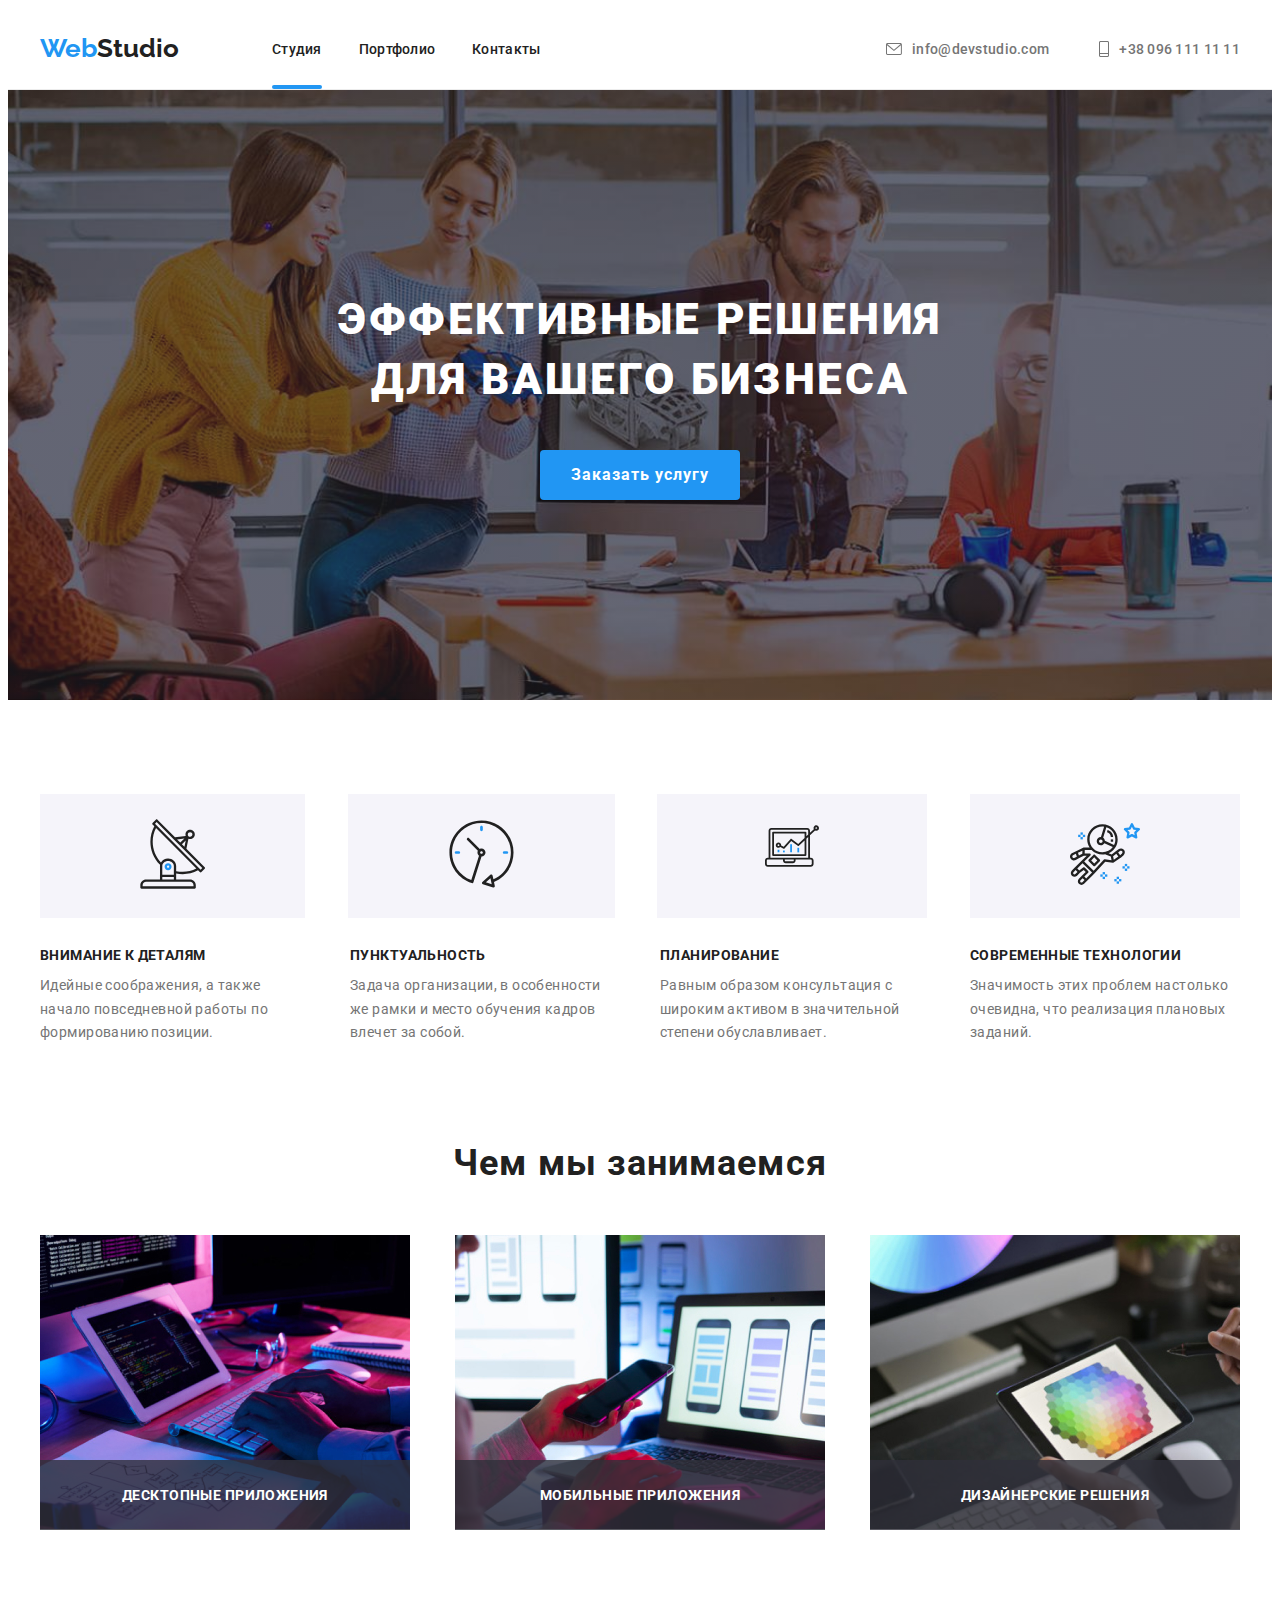
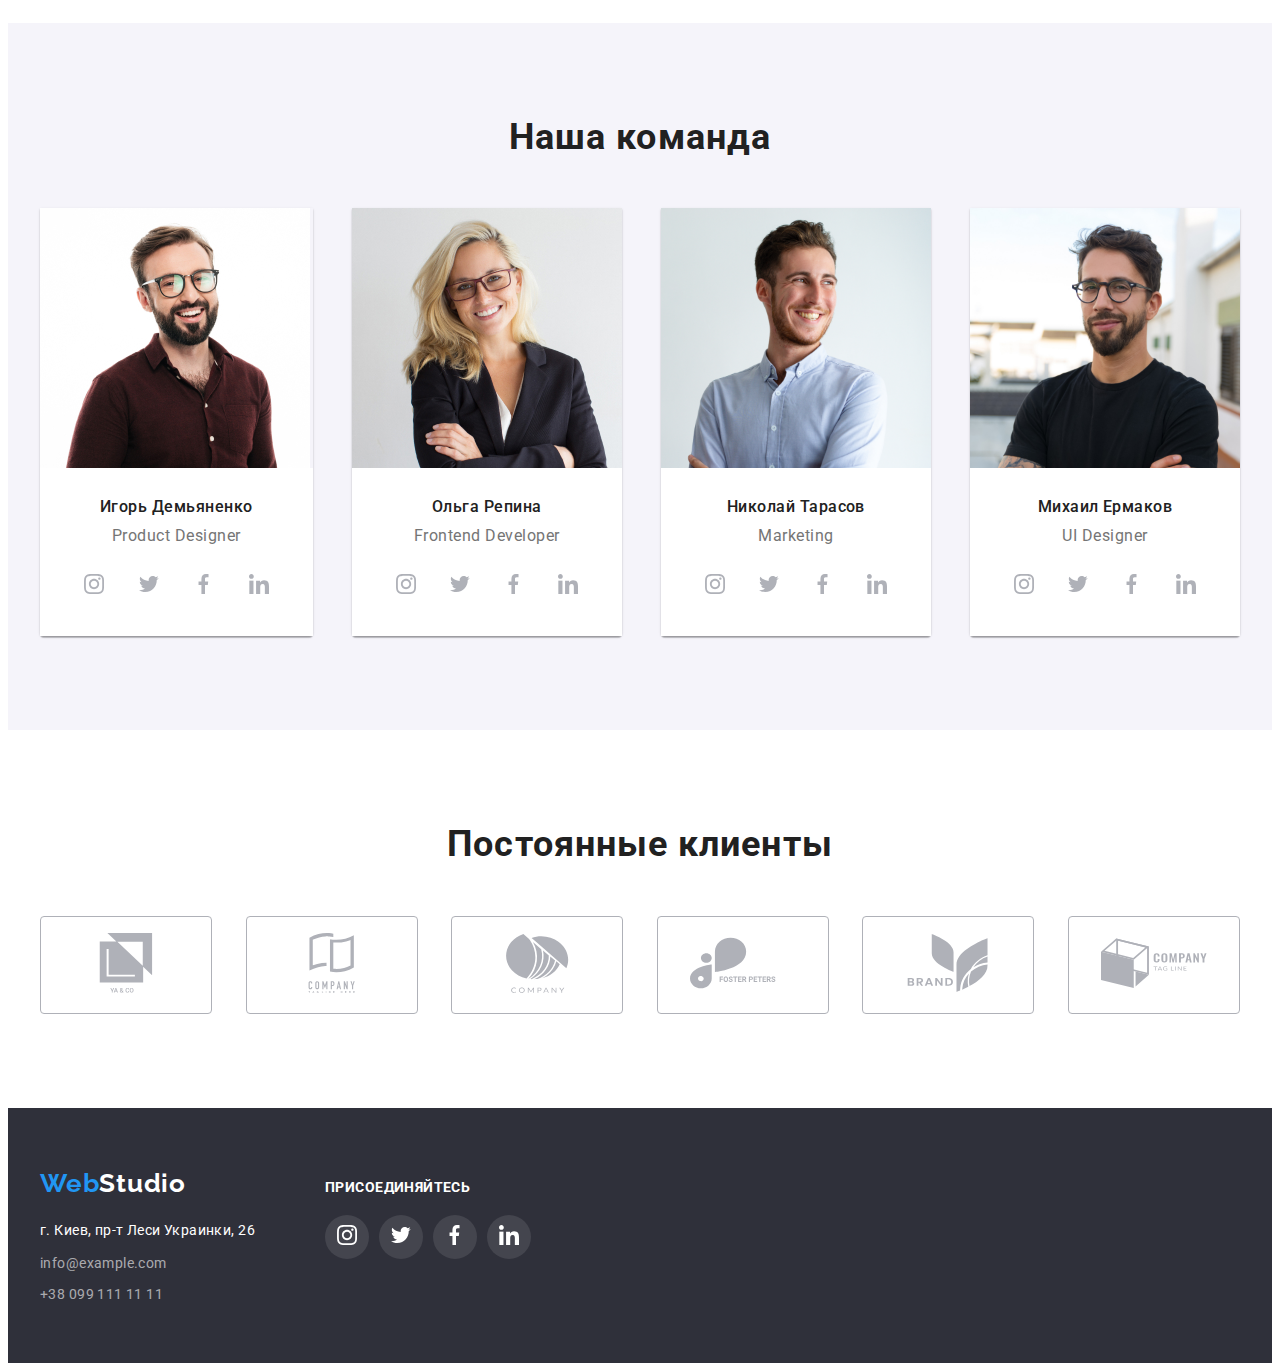
<file: index.html>
<!DOCTYPE html>
<html lang="ru">
<head>
    <meta charset="UTF-8">
    <meta http-equiv="X-UA-Compatible" content="IE=edge">
    <meta name="viewport" content="width=device-width, initial-scale=1.0">
    <title>WebStudio</title>
    <link rel="stylesheet" href="https://github.com/sindresorhus/modern-normalize/blob/main/modern-normalize.css">
    <link rel="preconnect" href="https://fonts.googleapis.com">
    <link rel="preconnect" href="https://fonts.gstatic.com" crossorigin>
    <link href="https://fonts.googleapis.com/css2?family=Raleway:wght@700&family=Roboto:wght@400;500;700;900&display=swap" rel="stylesheet">
    <link href="https://fonts.googleapis.com/css2?family=Raleway:wght@700&display=swap" rel="stylesheet">
    <link rel="stylesheet" href="css/style.css">

</head>
<body>
    <header class="header">
        <div class="conteiner header-conteiner">
        <nav class="heder-nav">
        <a href="index.html" class="header-logo link" lang="en">Web<span class="header-studio">Studio</span></a>
        <ul class="list header-list">
            <li class="header-item"><a href="index.html" class="header-link link current">Студия</a></li>
            <li class="header-item"><a href="portfolio.html" class="header-link link">Портфолио</a></li>
            <li class="header-item"><a href="" class="header-link link">Контакты</a></li>
        </ul>
        </nav>
        <ul class="header-address list">
            <li class="header-address-item">
                <a href="mailto:info@devstudio.com" class="header-contacts link">
                    <svg class="header-address-icon" width="16" height="12">
                        <use href="symbol.svg#icon-envelope"></use>
                    </svg>
                   info@devstudio.com
                </a>
            </li>
            <li class="header-address-item">
                <a href="tel:+380961111111" class="header-contacts link">
                    <svg class="header-address-icon" width="10" height="16">
                        <use href="symbol.svg#icon-tel"></use>
                    </svg>
                    +38 096 111 11 11
                </a>
            </li>
        </ul>
        </div>  
    </header>
    <main>
        <section class="hero">
            <div class="hero-conteiner conteiner">
                <h1 class="hero-title">Эффективные решения<br> для вашего бизнеса</h1>
                <div class="hero-btn-position">
                <button type="button" class="hero-btn" data-modal-open>Заказать услугу</button>
              </div>
            </div>
        </section>
        <section class="about section">
            <div  class="about-conteiner conteiner">
            <h2 class="about-title">Пусто</h2>
            <ul class="about-icon-list list">
                <li class="about-icon-item">
                    <svg class="about-icon" width="65" height="70">
                        <use href="symbol.svg#icon-Vector-1"></use>
                    </svg>
                </li>
                <li class="about-icon-item">
                    <svg class="about-icon" width="67" height="70">
                        <use href="symbol.svg#icon-Vector-2"></use>
                    </svg>
                </li>
                <li class="about-icon-item">
                    <svg class="about-icon" width="70" height="54">
                        <use href="symbol.svg#icon-Vector-3"></use>
                    </svg>
                </li>
                <li class="about-icon-item">
                    <svg class="about-icon" width="70" height="70">
                        <use href="symbol.svg#icon-Vector-4"></use>
                    </svg>
                </li>
            </ul>
            <ul class="about-list list">
                <li class="about-item">
                    <h3 class="about-third-title">Внимание к деталям</h3>
                    <p class="about-text">Идейные соображения, а также начало повседневной работы по формированию позиции.</p>
                </li>
                <li class="about-item">
                    <h3 class="about-third-title">Пунктуальность</h3>
                    <p class="about-text">Задача организации, в особенности же рамки и место обучения кадров влечет за собой.</p>
                </li>
                <li class="about-item">
                    <h3 class="about-third-title">Планирование</h3>
                    <p class="about-text">Равным образом консультация с широким активом в значительной степени обуславливает.</p>
                </li>
                <li class="about-item">
                    <h3 class="about-third-title">Современные технологии</h3>
                    <p class="about-text">Значимость этих проблем настолько очевидна, что реализация плановых заданий.</p>
                </li>
            </ul>
            </div>
        </section>

        <section class="reasons section">
            <div class="reasons-conteiner conteiner">
                <h2 class="reasons-title">Чем мы занимаемся</h2>
                <ul class="reasons-list list">
                    <li class="reasons-item">
                        <img src="images/koding.jpg" alt="пишем код" width="370" height="294">
                        <h3 class="reasons-third-title">Десктопные приложения</h3>
                    </li>
                    <li class="reasons-item">
                        <img src="images/mobile.jpg" alt="мобильные приложение" width="370" height="294">
                        <h3 class="reasons-third-title">Мобильные приложения</h3>
                    </li>
                    <li class="reasons-item">
                        <img src="images/designing.jpg" alt="разработка дизайна" width="370" height="294">
                        <h3 class="reasons-third-title">Дизайнерские решения</h3>
                    </li>
                </ul>
        </div>
            </section>
            <section class="masters section">
                <div class="masters-conteiner conteiner">
                    <h2 class="masters-title">Наша команда</h2>
                    <ul class="masters-list list">
                        <li class="masters-item">
                            <img src="images/designer.jpg" alt="Игорь Демьяненко" width="270" height="260">
                            <div class="masters-name">
                            <h3 class="masters-third-title">Игорь Демьяненко</h3>
                            <p class="masters-text">Product Designer</p>
                             </div>
                             <ul class="masters-social-list list">
                                <li class="masters-social-item">
                                    <a class="master-social-link link" href="">
                                   <svg class="masters-social-icon" width="20" height="20">
                                       <use href="symbol.svg#icon-inst"></use>
                                   </svg>
                                   </a>
                                </li>
                                 <li class="masters-social-item">
                                     <a class="master-social-link link" href="">
                                    <svg class="masters-social-icon" width="20" height="20">
                                        <use href="symbol.svg#icon-twit"></use>
                                    </svg>
                                 </a>
                                 </li>
                                 <li class="masters-social-item">
                                     <a class="master-social-link link" href="">
                                    <svg class="masters-social-icon" width="20" height="20">
                                        <use href="symbol.svg#icon-fb"></use>
                                    </svg>
                                  </a>
                                 </li>
                                 <li class="masters-social-item">
                                     <a class="master-social-link link" href="">
                                    <svg class="masters-social-icon" width="20" height="20">
                                        <use href="symbol.svg#icon-linkd"></use>
                                    </svg>
                                   </a>
                                 </li>
                             </ul>
                        </li>
                        <li class="masters-item">
                            <img src="images/developer.jpg" alt="Ольга Репина" width="270" height="260">
                            <div class="masters-name">
                            <h3 class="masters-third-title">Ольга Репина</h3>
                            <p class="masters-text">Frontend Developer</p>
                            </div>
                            <ul class="masters-social-list list">
                                <li class="masters-social-item">
                                    <a class="master-social-link link" href="">
                                   <svg class="masters-social-icon" width="20" height="20">
                                       <use href="symbol.svg#icon-inst"></use>
                                   </svg>
                                   </a>
                                </li>
                                 <li class="masters-social-item">
                                     <a class="master-social-link link" href="">
                                    <svg class="masters-social-icon" width="20" height="20">
                                        <use href="symbol.svg#icon-twit"></use>
                                    </svg>
                                 </a>
                                 </li>
                                 <li class="masters-social-item">
                                     <a class="master-social-link link" href="">
                                    <svg class="masters-social-icon" width="20" height="20">
                                        <use href="symbol.svg#icon-fb"></use>
                                    </svg>
                                  </a>
                                 </li>
                                 <li class="masters-social-item">
                                     <a class="master-social-link link" href="">
                                    <svg class="masters-social-icon" width="20" height="20">
                                        <use href="symbol.svg#icon-linkd"></use>
                                    </svg>
                                   </a>
                                 </li>
                             </ul>
                        </li>
                        <li class="masters-item">
                            <img src="images/marketing.jpg" alt="Николай Тарасов" width="270" height="260">
                            <div class="masters-name">
                            <h3 class="masters-third-title">Николай Тарасов</h3>
                            <p class="masters-text">Marketing</p>
                            </div>
                            <ul class="masters-social-list list">
                                <li class="masters-social-item">
                                    <a class="master-social-link link" href="">
                                   <svg class="masters-social-icon" width="20" height="20">
                                       <use href="symbol.svg#icon-inst"></use>
                                   </svg>
                                   </a>
                                </li>
                                 <li class="masters-social-item">
                                     <a class="master-social-link link" href="">
                                    <svg class="masters-social-icon" width="20" height="20">
                                        <use href="symbol.svg#icon-twit"></use>
                                    </svg>
                                 </a>
                                 </li>
                                 <li class="masters-social-item">
                                     <a class="master-social-link link" href="">
                                    <svg class="masters-social-icon" width="20" height="20">
                                        <use href="symbol.svg#icon-fb"></use>
                                    </svg>
                                  </a>
                                 </li>
                                 <li class="masters-social-item">
                                     <a class="master-social-link link" href="">
                                    <svg class="masters-social-icon" width="20" height="20">
                                        <use href="symbol.svg#icon-linkd"></use>
                                    </svg>
                                   </a>
                                 </li>
                                </ul>
                        </li>
                        <li class="masters-item">
                            <img src="images/uidesigner.jpg" alt="Михаил Ермаков" width="270" height="260">
                            <div class="masters-name">
                            <h3 class="masters-third-title">Михаил Ермаков</h3>
                            <p lang="en" class="masters-text">UI Designer</p>
                            </div>
                            <ul class="masters-social-list list">
                                <li class="masters-social-item">
                                    <a class="master-social-link link" href="">
                                   <svg class="masters-social-icon" width="20" height="20">
                                       <use href="symbol.svg#icon-inst"></use>
                                   </svg>
                                   </a>
                                </li>
                                 <li class="masters-social-item">
                                     <a class="master-social-link link" href="">
                                    <svg class="masters-social-icon" width="20" height="20">
                                        <use href="symbol.svg#icon-twit"></use>
                                    </svg>
                                 </a>
                                 </li>
                                 <li class="masters-social-item">
                                     <a class="master-social-link link" href="">
                                    <svg class="masters-social-icon" width="20" height="20">
                                        <use href="symbol.svg#icon-fb"></use>
                                    </svg>
                                  </a>
                                 </li>
                                 <li class="masters-social-item">
                                     <a class="master-social-link link" href="">
                                    <svg class="masters-social-icon" width="20" height="20">
                                        <use href="symbol.svg#icon-linkd"></use>
                                    </svg>
                                   </a>
                                 </li>
                             </ul>
                        </li>
            </ul>
        </div>
        </section>
        <section class="always-client section">
            <div class="conteiner">
            <h2 class="always-client-title">Постоянные клиенты</h2>
            <ul class="always-client-list list">
                <li class="always-client-item">
                    <a href="" class="always-client-link link">
                   <svg class="always-client-icon" width="106" height="60">
                       <use href="symbol.svg#icon-Union"></use>
                   </svg>
                  </a>
                </li>
                <li class="always-client-item">
                    <a href="">
                   <svg class="always-client-icon" width="106" height="60">
                       <use href="symbol.svg#icon-group"></use>
                   </svg>
                  </a>
                </li>
                <li class="always-client-item">
                    <a href="">
                   <svg class="always-client-icon" width="106" height="60">
                       <use href="symbol.svg#icon-group-1"></use>
                   </svg>
                  </a>
                </li>
                <li class="always-client-item">
                    <a href="">
                   <svg class="always-client-icon" width="106" height="60">
                       <use href="symbol.svg#icon-group-2"></use>
                   </svg>
                  </a>
                </li>
                <li class="always-client-item">
                    <a href="">
                   <svg class="always-client-icon" width="106" height="60">
                       <use href="symbol.svg#icon-group-3"></use>
                   </svg>
                  </a>
                </li>
                <li class="always-client-item">
                    <a href="">
                   <svg class="always-client-icon" width="106" height="60">
                       <use href="symbol.svg#icon-group-4"></use>
                   </svg>
                  </a>
                </li>
            </ul>
        </div>
        </section>
    </main>
    <footer class="footer">
        <div class="footer-conteiner conteiner">
            <div class="footer-left">
        <a class="footer-logo link" href="#">Web<span class="footer-studio">Studio</span></a>
        <address class="footer-address">
        <ul class="footer-address-list list">
            <li class="footer-address-item"><a class="footer-address-map link" href="https://goo.gl/maps/crR1cSMtYwbJjdkB9">г. Киев, пр-т Леси Украинки, 26</a></li>
            <li class="footer-address-item"><a class="footer-address-mail link" href="mailto:info@example.com" target="_blank">info@example.com</a></li>
            <li class="footer-address-item"><a class="footer-address-tel link" href="tel:+380991111111">+38 099 111 11 11</a></li>
        </ul> 
        </address>
            </div>
            <div class="footer-right">
                <h3 class="footer-third-title">Присоединяйтесь</h3>
                <ul class="footer-social-list list">
                    <li class="footer-social-item">
                        <a href="" class="link">
                       <svg class="footer-social-icon" width="20" height="20">
                           <use href="symbol.svg#icon-inst"></use>
                       </svg>
                       </a>
                    </li>
                    <li class="footer-social-item">
                        <a href="">
                       <svg class="footer-social-icon" width="20" height="20">
                           <use href="symbol.svg#icon-twit"></use>
                       </svg>
                    </a>
                    </li>
                    <li class="footer-social-item">
                        <a href="">
                       <svg class="footer-social-icon" width="20" height="20">
                           <use href="symbol.svg#icon-fb"></use>
                       </svg>
                     </a>
                    </li>
                    <li class="footer-social-item">
                        <a href="">
                       <svg class="footer-social-icon" width="20" height="20">
                           <use href="symbol.svg#icon-linkd"></use>
                       </svg>
                      </a>
                    </li>
                </ul>
            </div>
        </div>         
    </footer>
    <div class="backdrop is-hidden" data-modal>
        <div class="modal">
            <button type="button" class="modal-close" data-modal-close>
                <svg class="modal-close-icon" width="18" height="18">
                    <use href="symbol.svg#icon-close"></use>
                </svg>
            </button>
        </div>
    </div>
    <script src="./js/modal.js"></script>
</body>
</html>
</file>
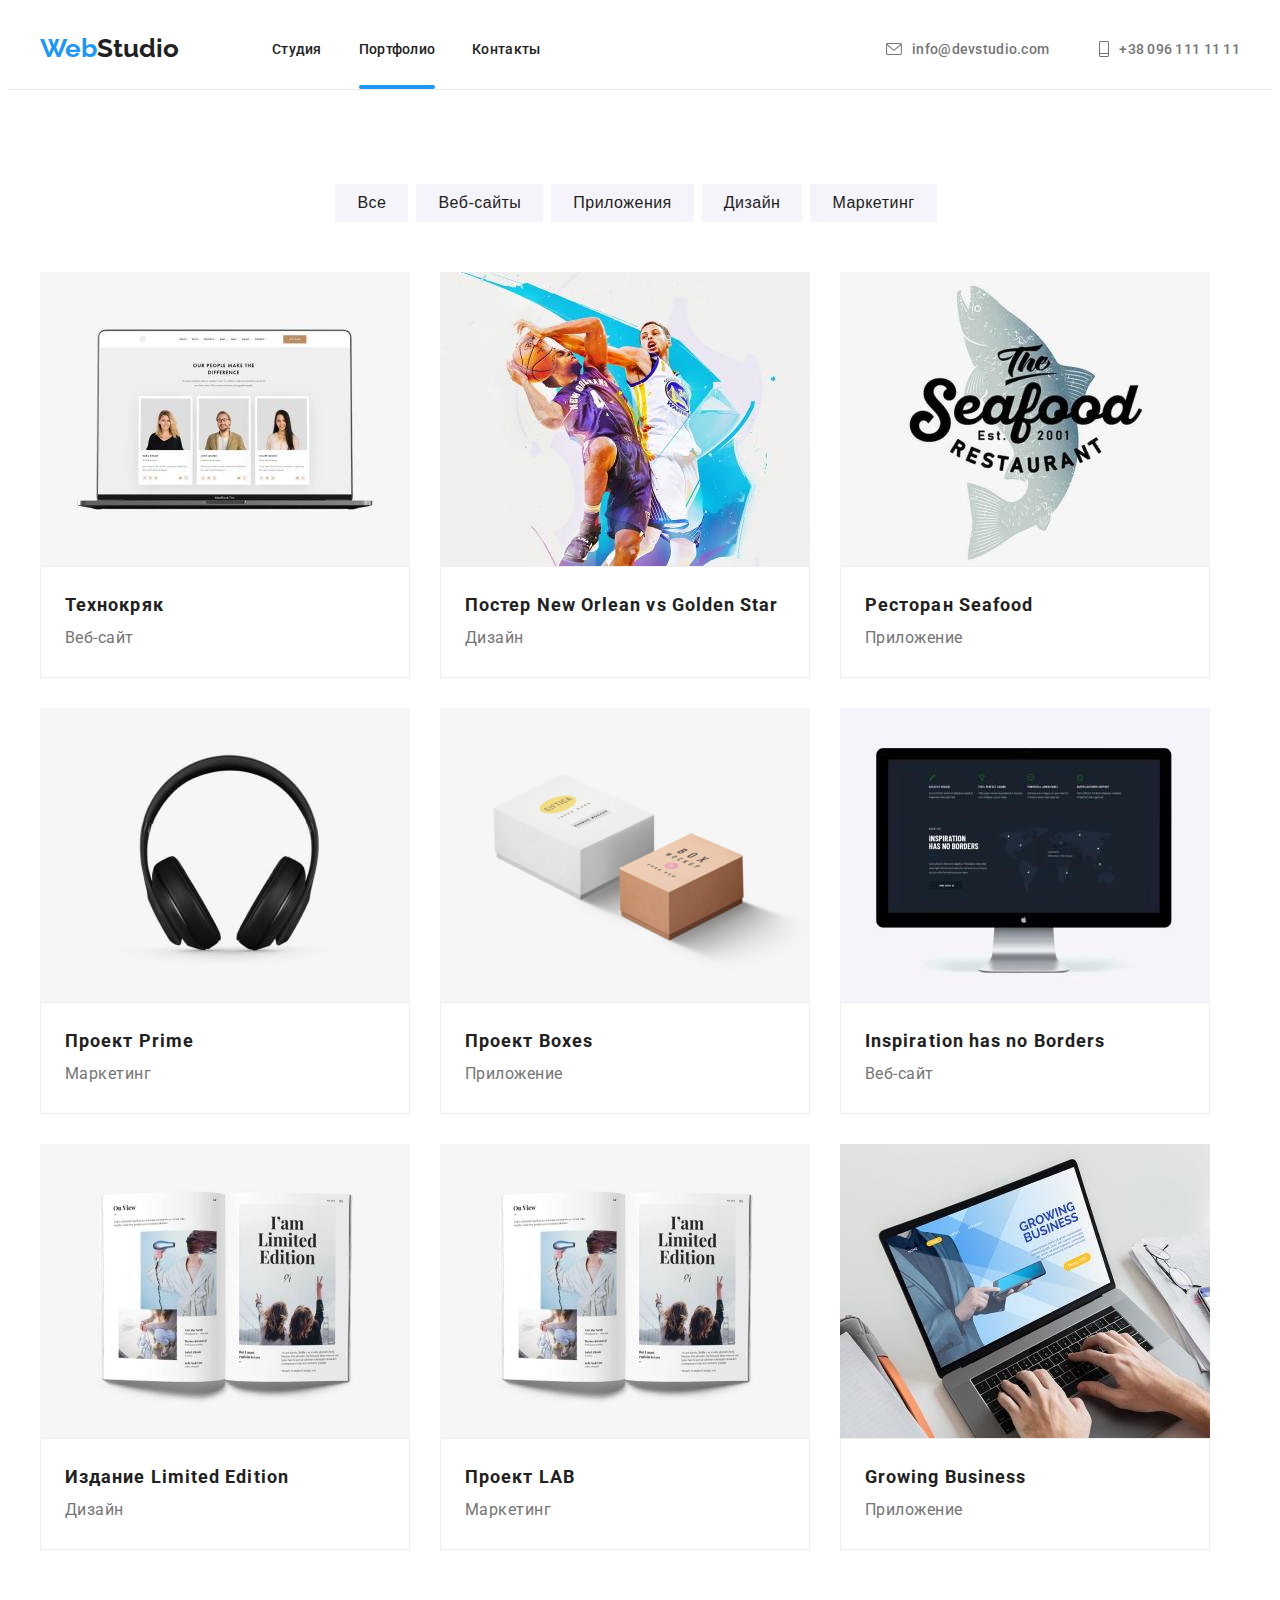
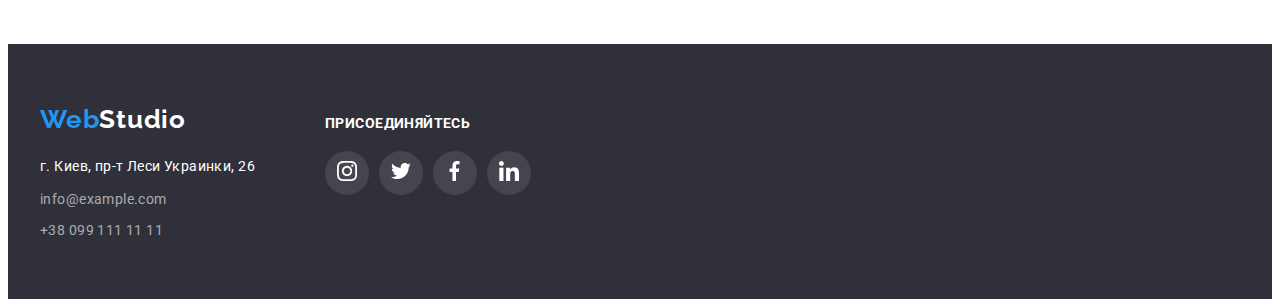
<file: portfolio.html>
<!DOCTYPE html>
<html lang="ru">
<head>
    <meta charset="UTF-8">
    <meta http-equiv="X-UA-Compatible" content="IE=edge">
    <meta name="viewport" content="width=device-width, initial-scale=1.0">
    <title>Портфолио</title>
    <link rel="preconnect" href="https://fonts.googleapis.com">
    <link rel="preconnect" href="https://fonts.gstatic.com" crossorigin>
    <link href="https://fonts.googleapis.com/css2?family=Raleway:wght@700&family=Roboto:wght@400;500;700;900&display=swap" rel="stylesheet">
    <link href="https://fonts.googleapis.com/css2?family=Raleway:wght@700&display=swap" rel="stylesheet">
    <link rel="stylesheet" href="css/style.css">
</head>
<body>
    <header class="header">
        <div class="conteiner header-conteiner">
        <nav class="heder-nav">
        <a href="index.html" class="header-logo link" lang="en">Web<span class="header-studio">Studio</span></a>
        <ul class="list header-list">
            <li class="header-item"><a href="index.html" class="header-link link">Студия</a></li>
            <li class="header-item"><a href="portfolio.html" class="header-link link current">Портфолио</a></li>
            <li class="header-item"><a href="" class="header-link link">Контакты</a></li>
        </ul>
        </nav>
        <ul class="header-address list">
            <li class="header-address-item">
                <a href="mailto:info@devstudio.com" class="header-contacts link">
                    <svg class="header-address-icon" width="16" height="12">
                        <use href="symbol.svg#icon-envelope"></use>
                    </svg>
                   info@devstudio.com
                </a>
            </li>
            <li class="header-address-item">
                <a href="tel:+380961111111" class="header-contacts link">
                    <svg class="header-address-icon" width="10" height="16">
                        <use href="symbol.svg#icon-tel"></use>
                    </svg>
                    +38 096 111 11 11
                </a>
            </li>
        </ul>
        </div>  
    </header>
    <main>
    <section class="content section">
        <div class="content-conteiner conteiner">
        <h1 class="content-title">Пусто</h1>
        <ul class="content-list list">
            <li class="content-item"><button class="content-btn" type="button">Все</button></li>
            <li class="content-item"><button class="content-btn" type="button">Веб-сайты</button></li>
            <li class="content-item"><button class="content-btn" type="button">Приложения</button></li>
            <li class="content-item"><button class="content-btn" type="button">Дизайн</button></li>
            <li class="content-item"><button class="content-btn" type="button">Маркетинг</button></li>
        </ul>
        <ul class="second-content list">
            <li class="second-content-item">
                <a class="second-content-link link" href="">
                    <div class="second-item-wrap">
                    <img class="second-content-img" src="images/notebook.jpg" alt="Технокряк" width="370" height="294">
                    <p class="second-text">Технокряк это современная площадка распространения коронавируса.
                    Компании используют эту платформу для цифрового шпионажа и атак на защищённые сервера конкурентов.</p>
                    </div>
                    <div class="card-item">
                    <h2 class="second-content-title">Технокряк</h2>
                    <p class="second-content-text">Веб-сайт</p>
                    </div>
                </a>
            </li>
            <li class="second-content-item">
                <a class="second-content-link link" href="">
                    <div class="second-item-wrap">
                    <img class="second-content-img" src="images/basket.jpg" alt="баскетбол" width="370" height="294">
                    <p class="second-text">Технокряк это современная площадка распространения коронавируса.
                        Компании используют эту платформу для цифрового шпионажа и атак на защищённые сервера конкурентов.</p>
                        </div>
                    <div class="card-item">
                    <h2 class="second-content-title">Постер New Orlean vs Golden Star</h2>
                    <p class="second-content-text">Дизайн</p>
                     </div>  
                </a>
            </li>
            <li class="second-content-item">
                <a class="second-content-link link" href="">
                    <div class="second-item-wrap">
                    <img class="second-content-img" src="images/restoran-logo.jpg" alt="лого ресторана" width="370" height="294">
                    <p class="second-text">Технокряк это современная площадка распространения коронавируса.
                        Компании используют эту платформу для цифрового шпионажа и атак на защищённые сервера конкурентов.</p>
                        </div>
                    <div class="card-item">
                    <h2 class="second-content-title">Ресторан Seafood</h2>
                    <p class="second-content-text">Приложение</p>
                    </div>
                </a>
            </li>
            <li class="second-content-item">
                <a class="second-content-link link" href="">
                    <div class="second-item-wrap">
                    <img class="second-content-img" src="images/naushniki.jpg" alt="наушники" width="370" height="294">
                    <p class="second-text">Технокряк это современная площадка распространения коронавируса.
                        Компании используют эту платформу для цифрового шпионажа и атак на защищённые сервера конкурентов.</p>
                        </div>
                    <div class="card-item">
                    <h2 class="second-content-title">Проект Prime</h2>
                    <p class="second-content-text">Маркетинг</p>
                    </div>
                </a>
            </li>
            <li class="second-content-item">
                <a class="second-content-link link" href="">
                    <div class="second-item-wrap">
                    <img class="second-content-img" src="images/boxes.png" alt="короки" width="370" height="294">
                    <p class="second-text">Технокряк это современная площадка распространения коронавируса.
                        Компании используют эту платформу для цифрового шпионажа и атак на защищённые сервера конкурентов.</p>
                        </div>
                    <div class="card-item">
                    <h2 class="second-content-title">Проект Boxes</h2>
                    <p class="second-content-text">Приложение</p>
                    </div>
                </a>
            </li>
            <li class="second-content-item">
                <a class="second-content-link link" href="">
                    <div class="second-item-wrap">
                    <img class="second-content-img" src="images/imac.jpg" alt="аймак" width="370" height="294">
                    <p class="second-text">Технокряк это современная площадка распространения коронавируса.
                        Компании используют эту платформу для цифрового шпионажа и атак на защищённые сервера конкурентов.</p>
                        </div>
                    <div class="card-item">
                    <h2 class="second-content-title" lang="en">Inspiration has no Borders</h2>
                    <p class="second-content-text">Веб-сайт</p>
                    </div>
                </a>
            </li>
            <li class="second-content-item">
                <a class="second-content-link link" href="">
                    <div class="second-item-wrap">
                    <img class="second-content-img" src="images/book.jpg" alt="книга" width="370" height="294">
                    <p class="second-text">Технокряк это современная площадка распространения коронавируса.
                        Компании используют эту платформу для цифрового шпионажа и атак на защищённые сервера конкурентов.</p>
                        </div>
                    <div class="card-item">
                    <h2 class="second-content-title">Издание Limited Edition</h2>
                    <p class="second-content-text">Дизайн</p>
                    </div>
                </a>
            </li>
            <li class="second-content-item">
                <a class="second-content-link link" href="">
                    <div class="second-item-wrap">
                    <img class="second-content-img" src="images/book.jpg" alt="табличка" width="370" height="294">
                    <p class="second-text">Технокряк это современная площадка распространения коронавируса.
                        Компании используют эту платформу для цифрового шпионажа и атак на защищённые сервера конкурентов.</p>
                        </div>
                    <div class="card-item">
                    <h2 class="second-content-title">Проект LAB</h2>
                    <p class="second-content-text">Маркетинг</p>
                    </div>
                </a>
            </li>
            <li class="second-content-item">
                <a class="second-content-link link" href="">
                    <div class="second-item-wrap">
                    <img class="second-content-img" src="images/working.jpg" alt="работа за ноутбуком" width="370" height="294">
                    <p class="second-text">Технокряк это современная площадка распространения коронавируса.
                        Компании используют эту платформу для цифрового шпионажа и атак на защищённые сервера конкурентов.</p>
                        </div>
                    <div class="card-item">
                    <h2 class="second-content-title">Growing Business</h2>
                    <p class="second-content-text">Приложение</p>
                    </div>
                </a>
            </li>
        </ul>
    </div>
    </section>
</main>
<footer class="footer">
    <div class="footer-conteiner conteiner">
        <div class="footer-left">
    <a class="footer-logo link" href="#">Web<span class="footer-studio">Studio</span></a>
    <address class="footer-address">
    <ul class="footer-address-list list">
        <li class="footer-address-item"><a class="footer-address-map link" href="https://goo.gl/maps/crR1cSMtYwbJjdkB9">г. Киев, пр-т Леси Украинки, 26</a></li>
        <li class="footer-address-item"><a class="footer-address-mail link" href="mailto:info@example.com" target="_blank">info@example.com</a></li>
        <li class="footer-address-item"><a class="footer-address-tel link" href="tel:+380991111111">+38 099 111 11 11</a></li>
    </ul> 
    </address>
        </div>
        <div class="footer-right">
            <h3 class="footer-third-title">Присоединяйтесь</h3>
            <ul class="footer-social-list list">
                <li class="footer-social-item">
                    <a href="" class="link">
                   <svg class="footer-social-icon" width="20" height="20">
                       <use href="symbol.svg#icon-inst"></use>
                   </svg>
                   </a>
                </li>
                <li class="footer-social-item">
                    <a href="">
                   <svg class="footer-social-icon" width="20" height="20">
                       <use href="symbol.svg#icon-twit"></use>
                   </svg>
                </a>
                </li>
                <li class="footer-social-item">
                    <a href="">
                   <svg class="footer-social-icon" width="20" height="20">
                       <use href="symbol.svg#icon-fb"></use>
                   </svg>
                 </a>
                </li>
                <li class="footer-social-item">
                    <a href="">
                   <svg class="footer-social-icon" width="20" height="20">
                       <use href="symbol.svg#icon-linkd"></use>
                   </svg>
                  </a>
                </li>
            </ul>
        </div>
    </div>         
</footer>
</body>
</html>
</file>
<file: css/style.css>
:root {
    --main-title-color: #ffffff;
    --second-title-color: #212121;
    --first-text-color: #757575;
    --second-text-color: rgba(255, 255, 255, 0.6);
    --logo-hover-color: #2196F3;
    --cubic: cubic-bezier(0.4, 0, 0.2, 1);
}

body {
    font-family: 'Roboto', sans-serif;
}

h1, h2, h3, h4, h5, h6, p {
    margin: 0;
}

ul {
    margin: 0;
    padding: 0;
}

img {
    display: block;
    max-width: 100%;
    height: auto;
}
button {
    cursor: pointer;
}

.conteiner {
    width: 1200px;
    padding-left: 15px;
    padding-right: 15px;
    margin: 0 auto;
}

.section {
    padding-top: 94px;
    padding-bottom: 94px;
    justify-content: center;
}

.list {
    list-style: none;
}

.link {
    text-decoration: none;
}

.header {
    border-bottom: 1px solid #ECECEC;
}

.heder-nav {
    display: flex;
    align-items: center;
}

.header-conteiner {
    display: flex;
    align-items: center;
    justify-content: space-between;
}

.header-address {
    display: flex;
}

.header-address-item {
    margin-right: 50px;
}
.header-address-item:last-child {
    margin-right: 0;
}

.header-logo {
    color: var(--logo-hover-color);
    font-weight: bold;
    font-size: 26px;
    line-height: 1.2;
    font-family: 'raleway';
    margin-right: 93px;
    padding-top: 25px;
    padding-bottom: 25px;
}
.header-studio {
    color: var(--second-title-color);
    font-weight: bold;
    font-size: 26px;
    line-height: 1.2;
    font-family: 'raleway';
}

.header-list {
    display: flex;
}

.header-item {
    margin-right: 37px;
}

.header-item:last-child {
    margin-right: 0;
}

.header-link {
    font-weight: 500;
    font-size: 14px;
    line-height: 1.15;
    letter-spacing: 0.02em;
    color: var(--second-title-color);
    transition: 250ms var(--cubic);
    position: relative;
}
.header-link:hover {
    color: var(--logo-hover-color);
}
.current::after {
    content: '';
    width: 100%;
    height: 4px;
    background-color: var(--logo-hover-color);
    position: absolute;
    border-radius: 2px;
    left: 0;
    bottom: -32px;
}
.header-contacts {
    font-style: normal;
    font-weight: 500;
    font-size: 14px;
    line-height: 1.15;
    letter-spacing: 0.02em;
    color: var(--first-text-color);
    display: flex;
    justify-content: center;
    align-items: center;
    transition: 250ms var(--cubic);
}
.header-contacts:hover {
    color: var(--logo-hover-color);
}

.header-contacts:hover .header-address-icon {
   fill: var(--logo-hover-color);
}

.header-address-icon {
    margin-right: 10px;
    fill: #757575;
    transition: 250ms var(--cubic);
}

.hero  {
    background-color: #2F303A66;
    background-image: linear-gradient(#2F303A66,rgba(47, 48, 58, 0.4)),url(../images/hero-fon.jpg);
    background-repeat: no-repeat;
    background-position: center;
    background-size: cover;
    max-width: 1600px;
    margin: 0 auto;
    padding-top: 200px;
    padding-bottom: 200px;
}


.hero-title {
    font-weight: 900;
    font-size: 44px;
    line-height: 1.36;
    color: var(--main-title-color);
    text-align: center;
    letter-spacing: 0.06em;
    text-transform: uppercase;
    padding-bottom: 40px;
}


.hero-btn {
    font-family: Roboto;
    font-weight: bold;
    font-size: 16px;
    line-height: 1.9;
    text-align: center;
    letter-spacing: 0.06em;
    display: flex;
    align-items: center;
    color: var(--main-title-color);
    background-color: #2196F3;
    width: 200px;
    height: 50px;
    box-shadow: 0px 4px 4px rgba(0, 0, 0, 0.15);
    border-radius: 4px;
    justify-content: center;
    margin: auto;
    border: none;
}



.about-title {
    display: none;
}

.about-icon-list {
    display: flex;
    margin: 0 auto;
    justify-content: space-between;
    margin-bottom: 30px;
}

.about-icon-item {
    padding: 25px 100px 25px 100px;
    align-items: center;
    justify-content: center;
    background-color: #F5F4FA;
}

.about-list {
    display: flex;
    margin: 0 auto;
    justify-content: space-between;
}


.about-third-title {
    font-weight: bold;
    font-size: 14px;
    line-height: 1.14;
    letter-spacing: 0.03em;
    text-transform: uppercase;
    color: var(--second-title-color);
}

.about-text {
    font-weight: normal;
    font-size: 14px;
    line-height: 1.7;
    letter-spacing: 0.03em;
    color: var(--first-text-color);
    margin-top: 10px;
    width: 270px;
    height: 75px;
}


.reasons {
    padding-top: 0;
}
.reasons-title {
    font-weight: bold;
    font-size: 36px;
    line-height: 1.16;
    text-align: center;
    letter-spacing: 0.03em;
    color: var(--second-title-color);
}

.reasons-list {
    display: flex;
    margin-top: 50px;
    justify-content: space-between;
}

.reasons-item {
    position: relative;
}
.reasons-third-title {
    position: absolute;
    top: 225px;
    left: 0;
    font-weight: bold;
    font-size: 14px;
    line-height: 16px;
    text-align: center;
    letter-spacing: 0.03em;
    text-transform: uppercase;
    color: var(--main-title-color);
    width: 100%;
    padding-top: 27px;
    padding-bottom: 27px;
    background-color: rgba(47, 48, 58, 0.8);

}


.masters {
    background-color: #F5F4FA;;
}


.masters-title {
    font-weight: bold;
    font-size: 36px;
    line-height: 1.16;
    text-align: center;
    letter-spacing: 0.03em;
    color: var(--second-title-color);
}

.masters-list {
    display: flex;
    margin-top: 50px;
    justify-content: center;
    justify-content: space-between;
}

.masters-item {
    box-shadow: 0px 1px 3px rgba(0, 0, 0, 0.12), 0px 1px 1px rgba(0, 0, 0, 0.14), 0px 2px 1px rgba(0, 0, 0, 0.2);
border-radius: 0px 0px 4px 4px;
}

.masters-name {
    padding: 30px 60px 16px 60px;
    background-color: var(--main-title-color);
}

.masters-social-list {
    display: flex;
    margin: 0 auto;
    justify-content: center;
    justify-content: space-between;
    padding: 0px 32px 30px 32px;
    background-color: var(--main-title-color);
}
.master-social-link {
    border-radius: 50%;
    width: 44px;
    height: 44px;
    align-items: center;
    justify-content: center;
    display: flex;
    transition: 250ms var(--cubic);
}
.master-social-link:hover {
    background-color: var(--logo-hover-color);
}
.masters-social-icon {
    fill: #AFB1B8;
    transition: 250ms var(--cubic);
}
.masters-social-item:hover .masters-social-icon {
    fill: var(--main-title-color);
}
.masters-third-title {
    font-weight: 500;
    font-size: 16px;
    line-height: 1.18;
    text-align: center;
    letter-spacing: 0.03em;
    color: var(--second-title-color);
}

.masters-text {
    font-weight: normal;
    font-size: 16px;
    line-height: 1.18;
    text-align: center;
    letter-spacing: 0.03em;
    color: var(--first-text-color);
    padding-top: 10px;
}


.always-client-title {
    font-weight: bold;
    font-size: 36px;
    line-height: 1.16;
    text-align: center;
    letter-spacing: 0.03em;
    color: var(--second-title-color);
    margin-bottom: 50px;
}

.always-client-list {
    display: flex;
    margin-top: 0 auto;
    justify-content: space-between;
}

.always-client-item {
    display: flex;
    justify-content: center;
    align-items: center;
    border: 1px solid #AFB1B8;
    border-radius: 4px;
    transition: 250ms var(--cubic);
}
.always-client-item:hover {
    border-color: var(--logo-hover-color);
}
.always-client-item:hover .always-client-icon {
    fill: var(--logo-hover-color);
}

.always-client-icon {
    fill: #AFB1B8;
    padding: 16px 32px 16px 32px;
    transition: 250ms var(--cubic);
}




.footer {
    background-color: #2F303A;
    padding-top: 60px;
    padding-bottom: 60px;
}
.footer-conteiner {
    display: flex;
    align-items: baseline;
}

.footer-left {
    margin-right: 70px;
}

.footer-third-title {
    font-weight: bold;
    font-size: 14px;
    line-height: 16px;
    text-align: left;
    vertical-align: top;
    letter-spacing:  0.03em;
    color: var(--main-title-color);
    text-transform: uppercase;
    margin-bottom: 20px;
}

.footer-social-list {
    display: flex;
    justify-content: center;
    justify-content: space-between;
    
}
.footer-social-item {
    border-radius: 50%;
    width: 44px;
    height: 44px;
    align-items: center;
    justify-content: center;
    display: flex;
    background-color: rgba(255, 255, 255, 0.1);
    margin-right: 10px;
    transition: 250ms var(--cubic);
}
.footer-social-item:last-child {
    margin-right: 0;
}
.footer-social-item:hover {
    background-color: var(--logo-hover-color);
}
.footer-social-icon {
    fill: var(--main-title-color);
    transition: 250ms var(--cubic);
}
.footer-logo {
    font-family: Raleway;
    font-weight: bold;
    font-size: 26px;
    line-height: 1.19;
    letter-spacing: 0.03em;
    color: var(--logo-hover-color);
    }

.footer-studio {
    font-family: Raleway;
    font-weight: bold;
    font-size: 26px;
    line-height: 1.19;
    letter-spacing: 0.03em;
    color: var(--main-title-color)
}

.footer-address-list {
    margin-top: 20px;
}

.footer-address-item {
    margin-bottom: 9px;
}
.footer-address-item:last-child {
    margin-bottom: 0;
}

.footer-address-map {
    font-weight: normal;
    font-style: normal;
    font-size: 14px;
    line-height: 1.7;
    letter-spacing: 0.03em;
    color: var(--main-title-color);
    transition: 250ms var(--cubic);
}
.footer-address-map:hover {
    color: var(--main-title-color);
}

.footer-address-mail {
    font-weight: normal;
    font-style: normal;
    font-size: 14px;
    line-height: 1.7;
    letter-spacing: 0.03em;
    color: rgba(255, 255, 255, 0.6);
    transition: 250ms var(--cubic);
}
.footer-address-mail:hover {
    color: var(--main-title-color);
}

.footer-address-tel {
    font-weight: normal;
    font-style: normal;
    font-size: 14px;
    line-height: 1,7;
    letter-spacing: 0.03em;
    color:rgba(255, 255, 255, 0.6);
    transition: 250ms var(--cubic);
}
.footer-address-tel:hover {
    color: var(--main-title-color);
}


/*portfolio*/


.content-title {
    display: none;
}

.content-list {
    display: flex;
    justify-content: center;
    margin-bottom: 50px;
}

.content-item {
    margin-right: 8px;
}
..content-item:last-child {
    margin-right: 0;
}
.content-btn {
    font-weight: 500;
    font-size: 16px;
    line-height: 1.6;
    text-align: center;
    letter-spacing: 0.03em;
    color: var(--second-title-color);
    background-color: #F5F4FA;
    border: none;
    padding: 6px 22px 6px 22px;
    transition: 250ms var(--cubic);
}
.content-btn:hover {
    color: var(--main-title-color);
    background-color: var(--logo-hover-color);
}

.second-content {
    display: flex;
    flex-wrap: wrap;
    margin-top: -30px;
    margin-right: -30px;
}

.second-content-item {
    margin-right: 30px;
    margin-top: 30px;
   
}
.second-content-item:last-child {
    margin-right: 0;
}
.second-content-link {
    display: block;
    transition: 250ms var(--cubic);
}
.second-content-link:hover  {
    box-sizing: border-box;
    box-shadow: 0px 1px 1px rgba(0, 0, 0, 0.12), 0px 4px 4px rgba(0, 0, 0, 0.06), 1px 4px 6px rgba(0, 0, 0, 0.16);
}

.second-content-title {
    font-weight: bold;
    font-size: 18px;
    line-height: 2;
    letter-spacing: 0.06em;
    color: var(--second-title-color);
    }

.second-content-text {
    font-weight: normal;
    font-size: 16px;
    line-height: 30px;
    letter-spacing: 0.03em;
    color: var(--first-text-color);
    margin-bottom: 4px;
}

.card-item {
    padding: 20px 24px 20px 24px;
    border: 1px solid #EEEEEE;
}

.second-item-wrap {
    position: relative;
    overflow: hidden;
}
.second-text {
    position: absolute;
    top: 0;
    left: 0;
    font-weight: normal;
    font-size: 18px;
    line-height: 28px;
    letter-spacing: 0.03em;
    color: var(--main-title-color);
    background-color: rgba(33, 150, 243, 0.9);
    padding: 63px 24px 63px 24px;
    transform: translateY(100%);
    transition: transform 250ms;
    overflow: auto;
}
.second-content-item:hover .second-text {
    transform: translateY(0);
}


.backdrop {
    width: 100vw;
    height: 100vh;
    background-color: rgba(100, 97, 97, 0.1);
    position: fixed;
    top: 0;
    left: 0;
    transition: opacity 300ms, visibility 300ms;
}
.modal {
    width: 500px;
    min-height: 500px;
    background-color: #ffffff;
    border-radius: 5px;
    position: absolute;
    top: 50%;
    left: 50%;
    transform: translate(-50%, -50%);
}

.modal-close {
    position: absolute;
    top: 10px;
    right: 10px;
    width: 30px;
    height: 30px;
    background-color: transparent;
    border: 1px solid #2F303A;
    border-radius: 50%;
    display: flex;
    align-items: center;
    justify-content: center;
}

.is-hidden {
    visibility: hidden;
    opacity: 0;
    pointer-events: none;
}
</file>
